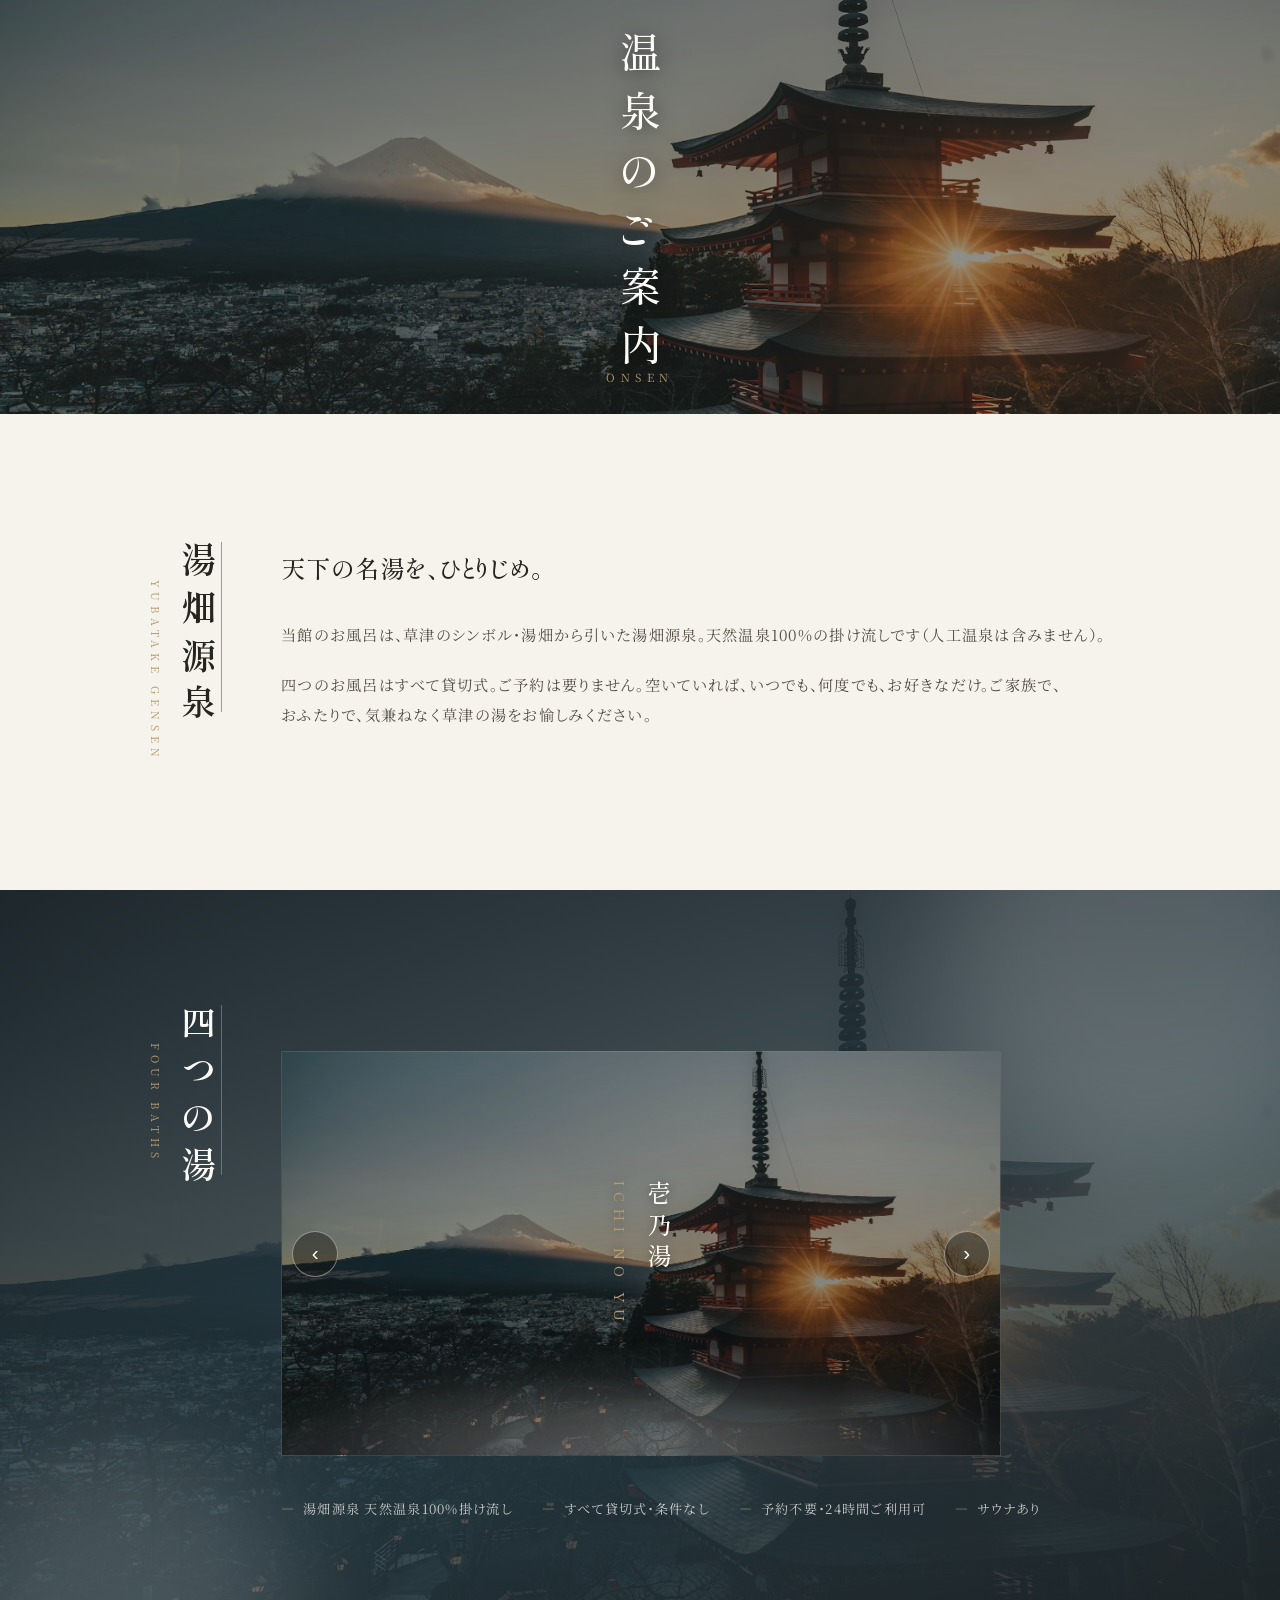
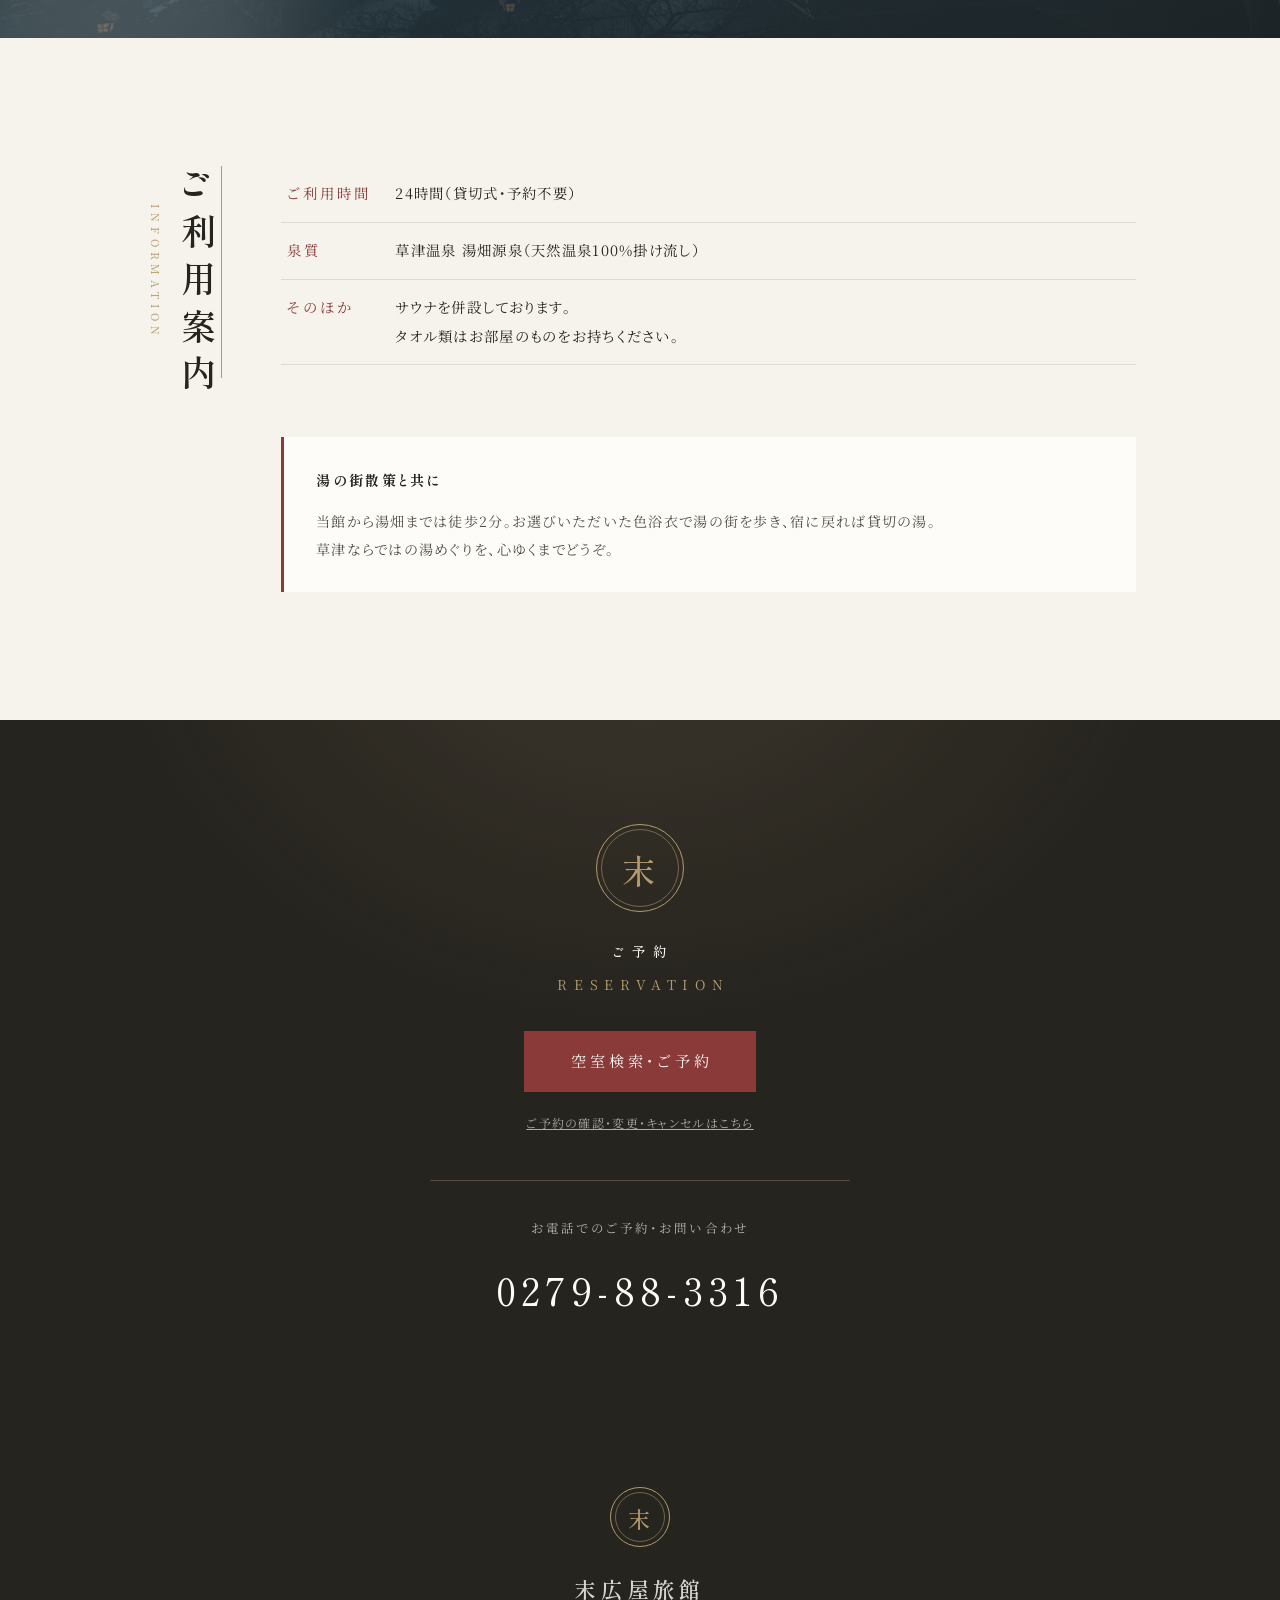
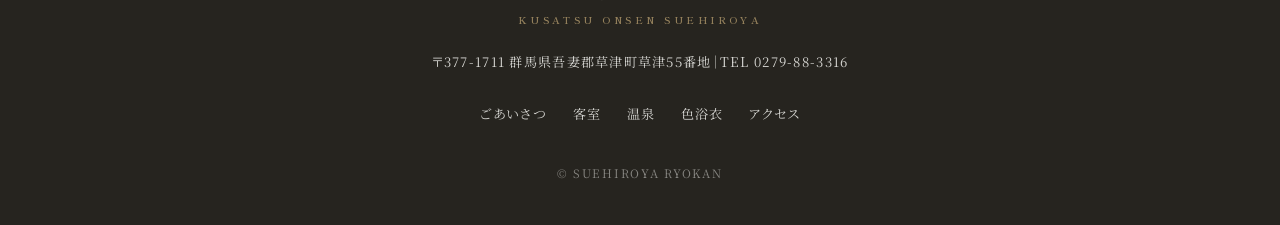
<file: onsen.html>
<!DOCTYPE html>
<html lang="ja">
<head>
  <meta charset="UTF-8">
  <meta name="viewport" content="width=device-width, initial-scale=1.0">
  <title>温泉のご案内｜草津温泉 末広屋旅館</title>
  <meta name="description" content="末広屋旅館の温泉のご案内。湯畑源泉・天然温泉100%掛け流しの貸切風呂が4つ。予約不要・24時間、何度でもご利用いただけます。">
  <link rel="preconnect" href="https://fonts.googleapis.com">
  <link rel="preconnect" href="https://fonts.gstatic.com" crossorigin>
  <link href="https://fonts.googleapis.com/css2?family=Shippori+Mincho:wght@500;600&family=Noto+Serif+JP:wght@400;500&display=swap" rel="stylesheet">
  <link rel="stylesheet" href="css/style.css?v=20260707-room-card-motion">
</head>
<body>

  <header class="site-header page-header">
    <a class="brand" href="index.html">
      末広屋旅館
      <small>KUSATSU ONSEN SUEHIROYA</small>
    </a>
    <nav class="global-nav">
      <ul>
        <li><a href="index.html#greeting">ごあいさつ</a></li>
        <li><a href="rooms.html">客室</a></li>
        <li><a href="onsen.html">温泉</a></li>
        <li><a href="index.html#yukata">色浴衣</a></li>
        <li><a href="index.html#access">アクセス</a></li>
      </ul>
    </nav>
    <div class="header-actions">
      <a class="btn-reserve" href="https://www.hpdsp.net/suehiroya/hw/hwp3100/hww3101.do?yadNo=393753" target="_blank" rel="noopener">ご予約</a>
      <button class="nav-toggle" aria-label="メニュー" aria-expanded="false">
        <span></span><span></span><span></span>
      </button>
    </div>
  </header>

  <section class="page-hero">
    <div class="page-hero-bg" style="background-image: url('images/onsen-hero.jpg');"></div>
    <h1>温泉のご案内</h1>
    <span class="en">ONSEN</span>
  </section>

  <section class="section">
    <div class="section-inner">
      <div class="sec-head reveal">
        <h2 class="sec-title">湯畑源泉</h2>
        <span class="sec-en">YUBATAKE GENSEN</span>
      </div>
      <div class="sec-body">
        <p class="lead reveal">天下の名湯を、ひとりじめ。</p>
        <p class="text reveal d1">当館のお風呂は、草津のシンボル・湯畑から引いた湯畑源泉。天然温泉100%の掛け流しです（人工温泉は含みません）。</p>
        <p class="text reveal d2">四つのお風呂はすべて貸切式。ご予約は要りません。空いていれば、いつでも、何度でも、お好きなだけ。ご家族で、おふたりで、気兼ねなく草津の湯をお愉しみください。</p>
      </div>
    </div>
  </section>

  <div class="onsen-feature">
    <section class="section">
      <div class="section-inner">
        <div class="sec-head reveal">
          <h2 class="sec-title">四つの湯</h2>
          <span class="sec-en">FOUR BATHS</span>
        </div>
        <div class="sec-body">
          <div class="bath-cards">
            <div class="bath-card reveal">
              <p class="bath-name">壱乃湯<small>ICHI NO YU</small></p>
            </div>
            <div class="bath-card reveal d1">
              <p class="bath-name">弐乃湯<small>NI NO YU</small></p>
            </div>
            <div class="bath-card reveal d2">
              <p class="bath-name">天満月乃湯<small>AMAMITSUKI NO YU</small></p>
            </div>
            <div class="bath-card reveal d3">
              <p class="bath-name">美月乃湯<small>MIZUKI NO YU</small></p>
            </div>
          </div>
          <ul class="onsen-notes reveal d2">
            <li>湯畑源泉 天然温泉100%掛け流し</li>
            <li>すべて貸切式・条件なし</li>
            <li>予約不要・24時間ご利用可</li>
            <li>サウナあり</li>
          </ul>
        </div>
      </div>
    </section>
  </div>

  <section class="section">
    <div class="section-inner">
      <div class="sec-head reveal">
        <h2 class="sec-title">ご利用案内</h2>
        <span class="sec-en">INFORMATION</span>
      </div>
      <div class="sec-body">
        <table class="info-table reveal d1">
          <tr><th>ご利用時間</th><td>24時間（貸切式・予約不要）</td></tr>
          <tr><th>泉質</th><td>草津温泉 湯畑源泉（天然温泉100%掛け流し）</td></tr>
          <tr><th>そのほか</th><td>サウナを併設しております。<br>タオル類はお部屋のものをお持ちください。</td></tr>
        </table>
        <div class="notice-box reveal d2">
          <h4>湯の街散策と共に</h4>
          <p>当館から湯畑までは徒歩2分。お選びいただいた色浴衣で湯の街を歩き、宿に戻れば貸切の湯。<br>草津ならではの湯めぐりを、心ゆくまでどうぞ。</p>
        </div>
      </div>
    </div>
  </section>

  <div class="cta-band reveal">
    <div class="crest"><span>末</span></div>
    <p class="cta-title">ご予約</p>
    <p class="cta-sub">RESERVATION</p>
    <a class="btn-reserve" href="https://www.hpdsp.net/suehiroya/hw/hwp3100/hww3101.do?yadNo=393753" target="_blank" rel="noopener">空室検索・ご予約</a>
    <p class="reserve-note">
      <a href="https://www.hpdsp.net/suehiroya/hw/hwp9000/hww9001Init.do?yadNo=393753" target="_blank" rel="noopener" style="text-decoration: underline;">ご予約の確認・変更・キャンセルはこちら</a>
    </p>
    <div class="cta-tel">
      <p class="tel-label">お電話でのご予約・お問い合わせ</p>
      <a class="tel" href="tel:0279-88-3316">0279-88-3316</a>
    </div>
  </div>

  <footer class="site-footer">
    <div class="crest crest-sm"><span>末</span></div>
    <p class="brand">末広屋旅館<small>KUSATSU ONSEN SUEHIROYA</small></p>
    <p>〒377-1711 群馬県吾妻郡草津町草津55番地｜TEL 0279-88-3316</p>
    <ul class="footer-nav">
      <li><a href="index.html#greeting">ごあいさつ</a></li>
      <li><a href="rooms.html">客室</a></li>
      <li><a href="onsen.html">温泉</a></li>
      <li><a href="index.html#yukata">色浴衣</a></li>
      <li><a href="index.html#access">アクセス</a></li>
    </ul>
    <p class="copyright">&copy; SUEHIROYA RYOKAN</p>
  </footer>

  <script src="js/main.js?v=20260707-room-card-motion"></script>
</body>
</html>
</file>
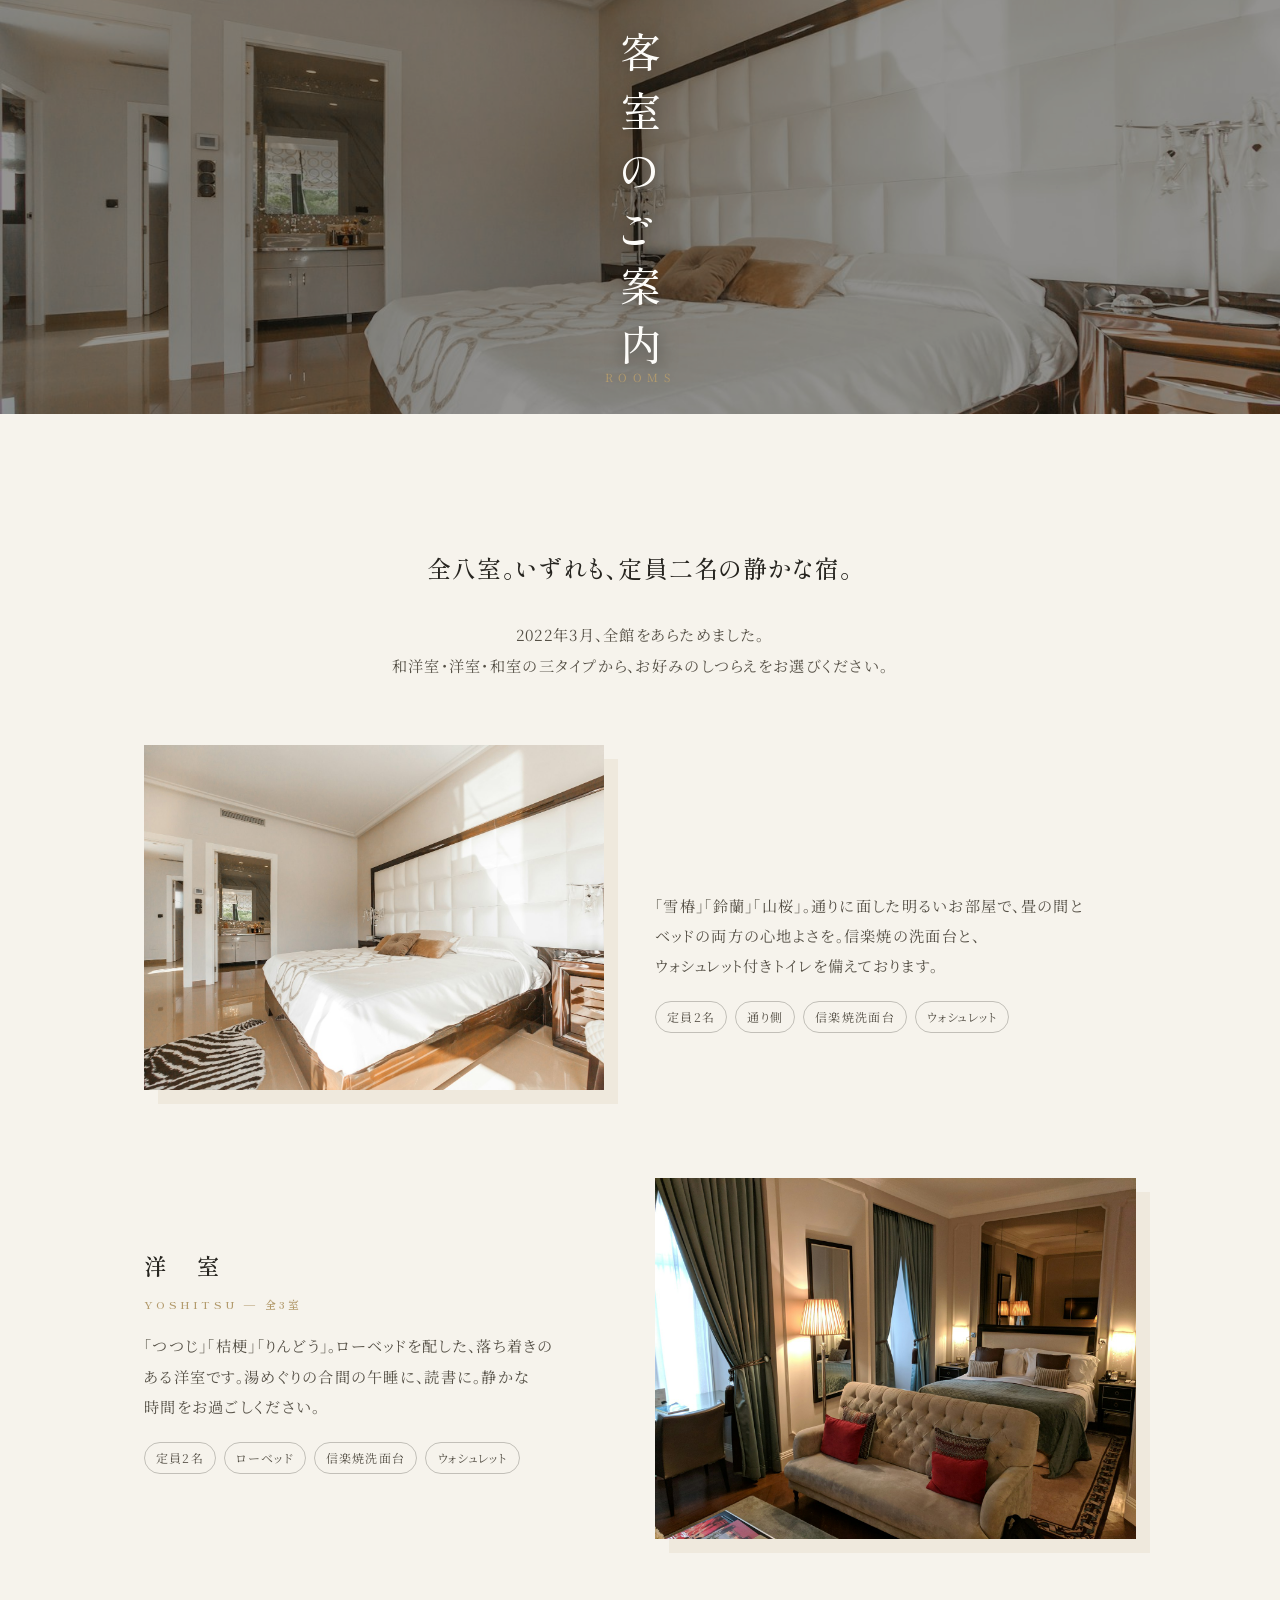
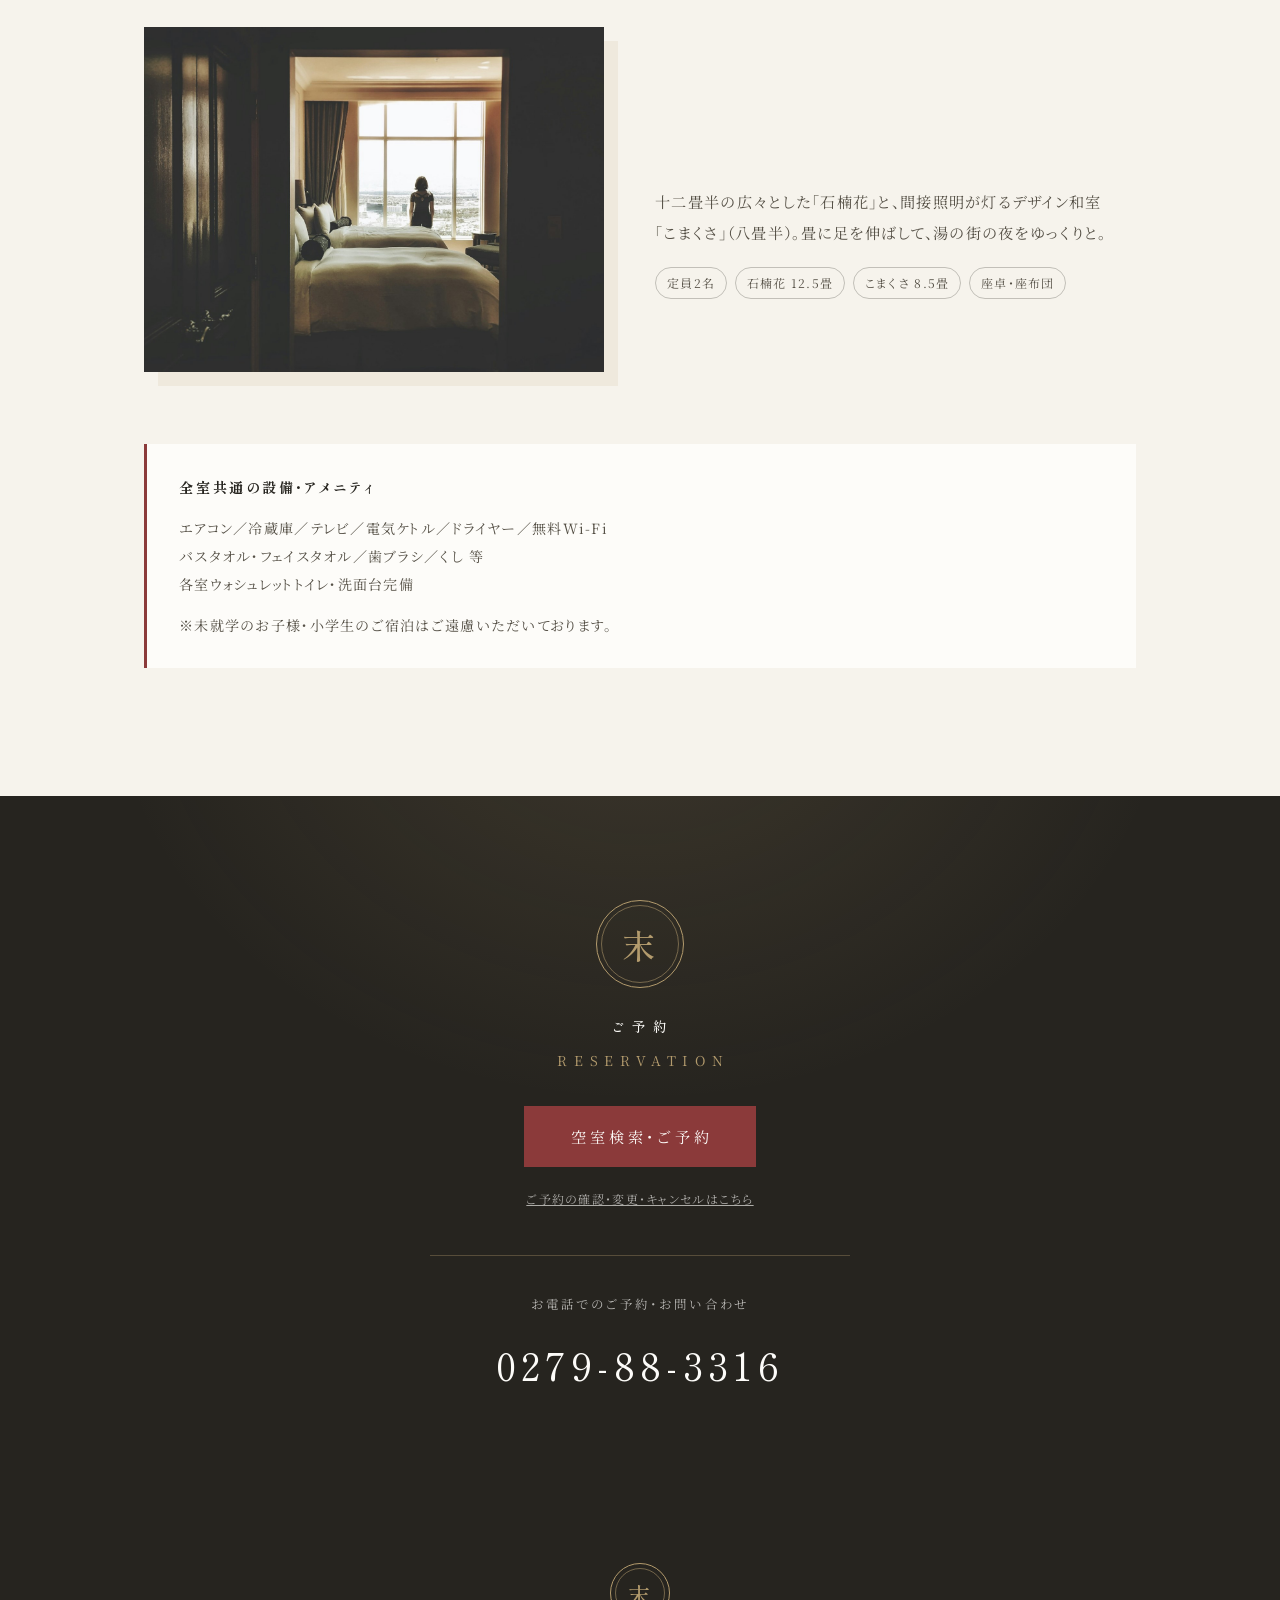
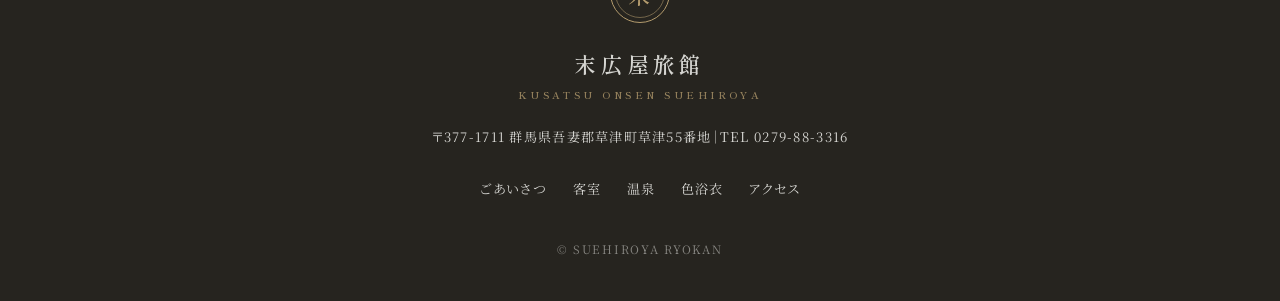
<file: rooms.html>
<!DOCTYPE html>
<html lang="ja">
<head>
  <meta charset="UTF-8">
  <meta name="viewport" content="width=device-width, initial-scale=1.0">
  <title>客室のご案内｜草津温泉 末広屋旅館</title>
  <meta name="description" content="末広屋旅館の客室のご案内。和洋室・洋室・和室の全8室、いずれも定員2名。2022年3月全館リニューアル。">
  <link rel="preconnect" href="https://fonts.googleapis.com">
  <link rel="preconnect" href="https://fonts.gstatic.com" crossorigin>
  <link href="https://fonts.googleapis.com/css2?family=Shippori+Mincho:wght@500;600&family=Noto+Serif+JP:wght@400;500&display=swap" rel="stylesheet">
  <link rel="stylesheet" href="css/style.css?v=20260707-room-card-motion">
</head>
<body>

  <header class="site-header page-header">
    <a class="brand" href="index.html">
      末広屋旅館
      <small>KUSATSU ONSEN SUEHIROYA</small>
    </a>
    <nav class="global-nav">
      <ul>
        <li><a href="index.html#greeting">ごあいさつ</a></li>
        <li><a href="rooms.html">客室</a></li>
        <li><a href="onsen.html">温泉</a></li>
        <li><a href="index.html#yukata">色浴衣</a></li>
        <li><a href="index.html#access">アクセス</a></li>
      </ul>
    </nav>
    <div class="header-actions">
      <a class="btn-reserve" href="https://www.hpdsp.net/suehiroya/hw/hwp3100/hww3101.do?yadNo=393753" target="_blank" rel="noopener">ご予約</a>
      <button class="nav-toggle" aria-label="メニュー" aria-expanded="false">
        <span></span><span></span><span></span>
      </button>
    </div>
  </header>

  <section class="page-hero">
    <div class="page-hero-bg" style="background-image: url('images/room-1.jpg');"></div>
    <h1>客室のご案内</h1>
    <span class="en">ROOMS</span>
  </section>

  <section class="section">
    <p class="lead reveal" style="text-align:center;">全八室。いずれも、定員二名の静かな宿。</p>
    <p class="text reveal d1" style="text-align:center; margin-bottom: 4rem;">2022年3月、全館をあらためました。<br>和洋室・洋室・和室の三タイプから、お好みのしつらえをお選びください。</p>

    <!-- 和洋室 -->
    <div class="room-detail">
      <figure class="room-detail-photo reveal">
        <img src="images/room-1.jpg" alt="和洋室（仮画像）">
      </figure>
      <div>
        <h3 class="reveal">和洋室<small>WAYOSHITSU ― 全3室</small></h3>
        <p class="text reveal d1">「雪椿」「鈴蘭」「山桜」。通りに面した明るいお部屋で、畳の間とベッドの両方の心地よさを。信楽焼の洗面台と、ウォシュレット付きトイレを備えております。</p>
        <ul class="tag-list reveal d2">
          <li>定員2名</li><li>通り側</li><li>信楽焼洗面台</li><li>ウォシュレット</li>
        </ul>
      </div>
    </div>

    <!-- 洋室 -->
    <div class="room-detail">
      <figure class="room-detail-photo reveal">
        <img src="images/room-2.jpg" alt="洋室（仮画像）">
      </figure>
      <div>
        <h3 class="reveal">洋　室<small>YOSHITSU ― 全3室</small></h3>
        <p class="text reveal d1">「つつじ」「桔梗」「りんどう」。ローベッドを配した、落ち着きのある洋室です。湯めぐりの合間の午睡に、読書に。静かな時間をお過ごしください。</p>
        <ul class="tag-list reveal d2">
          <li>定員2名</li><li>ローベッド</li><li>信楽焼洗面台</li><li>ウォシュレット</li>
        </ul>
      </div>
    </div>

    <!-- 和室 -->
    <div class="room-detail">
      <figure class="room-detail-photo reveal">
        <img src="images/room-3.jpg" alt="和室（仮画像）">
      </figure>
      <div>
        <h3 class="reveal">和　室<small>WASHITSU ― 全2室</small></h3>
        <p class="text reveal d1">十二畳半の広々とした「石楠花」と、間接照明が灯るデザイン和室「こまくさ」（八畳半）。畳に足を伸ばして、湯の街の夜をゆっくりと。</p>
        <ul class="tag-list reveal d2">
          <li>定員2名</li><li>石楠花 12.5畳</li><li>こまくさ 8.5畳</li><li>座卓・座布団</li>
        </ul>
      </div>
    </div>

    <!-- 共通設備 -->
    <div class="notice-box reveal">
      <h4>全室共通の設備・アメニティ</h4>
      <p>エアコン／冷蔵庫／テレビ／電気ケトル／ドライヤー／無料Wi-Fi<br>
      バスタオル・フェイスタオル／歯ブラシ／くし 等<br>
      各室ウォシュレットトイレ・洗面台完備</p>
      <p style="margin-top: 0.8rem;">※未就学のお子様・小学生のご宿泊はご遠慮いただいております。</p>
    </div>
  </section>

  <div class="cta-band reveal">
    <div class="crest"><span>末</span></div>
    <p class="cta-title">ご予約</p>
    <p class="cta-sub">RESERVATION</p>
    <a class="btn-reserve" href="https://www.hpdsp.net/suehiroya/hw/hwp3100/hww3101.do?yadNo=393753" target="_blank" rel="noopener">空室検索・ご予約</a>
    <p class="reserve-note">
      <a href="https://www.hpdsp.net/suehiroya/hw/hwp9000/hww9001Init.do?yadNo=393753" target="_blank" rel="noopener" style="text-decoration: underline;">ご予約の確認・変更・キャンセルはこちら</a>
    </p>
    <div class="cta-tel">
      <p class="tel-label">お電話でのご予約・お問い合わせ</p>
      <a class="tel" href="tel:0279-88-3316">0279-88-3316</a>
    </div>
  </div>

  <footer class="site-footer">
    <div class="crest crest-sm"><span>末</span></div>
    <p class="brand">末広屋旅館<small>KUSATSU ONSEN SUEHIROYA</small></p>
    <p>〒377-1711 群馬県吾妻郡草津町草津55番地｜TEL 0279-88-3316</p>
    <ul class="footer-nav">
      <li><a href="index.html#greeting">ごあいさつ</a></li>
      <li><a href="rooms.html">客室</a></li>
      <li><a href="onsen.html">温泉</a></li>
      <li><a href="index.html#yukata">色浴衣</a></li>
      <li><a href="index.html#access">アクセス</a></li>
    </ul>
    <p class="copyright">&copy; SUEHIROYA RYOKAN</p>
  </footer>

  <script src="js/main.js?v=20260707-room-card-motion"></script>
</body>
</html>
</file>
<file: css/style.css>
/* ============================================
   末広屋旅館 共通スタイル
   配色: 生成り × 墨 × 臙脂
   フォント: しっぽり明朝 / Noto Serif JP
   ============================================ */

:root {
  --bg: #f6f3ec;
  --bg-soft: #efe9dd;
  --ink: #26241f;
  --ink-soft: #555046;
  --accent: #8b3a3a;      /* 臙脂 */
  --gold: #b39b6d;
  --white: #fdfcf9;
  --font-head: "Shippori Mincho", serif;
  --font-body: "Noto Serif JP", serif;
}

* { margin: 0; padding: 0; box-sizing: border-box; }

html { scroll-behavior: smooth; }

body {
  font-family: var(--font-body);
  background: var(--bg);
  color: var(--ink);
  line-height: 2;
  letter-spacing: 0.08em;
  line-break: strict;
  word-break: normal;
  word-break: auto-phrase;
  overflow-wrap: break-word;
  font-feature-settings: "palt";
  -webkit-font-smoothing: antialiased;
}

img { max-width: 100%; display: block; }

a { color: inherit; text-decoration: none; }

/* ---------------- ヘッダー ---------------- */

.site-header {
  position: fixed;
  top: 0; left: 0; right: 0;
  z-index: 100;
  display: flex;
  align-items: center;
  justify-content: space-between;
  padding: 1.2rem 2rem;
  transition: background 0.5s ease, box-shadow 0.5s ease, padding 0.5s ease,
              opacity 0.35s ease, visibility 0.35s ease;
  color: var(--white);
}

.site-header.scrolled {
  background: rgba(246, 243, 236, 0.96);
  box-shadow: 0 1px 12px rgba(38, 36, 31, 0.08);
  padding: 0.7rem 2rem;
  color: var(--ink);
}

.page-header:not(.scrolled) {
  opacity: 0;
  visibility: hidden;
  pointer-events: none;
}

@media (min-width: 861px) {
  .site-header:not(.scrolled) .global-nav,
  .site-header:not(.scrolled) .header-actions {
    opacity: 0;
    visibility: hidden;
    pointer-events: none;
  }
}

.brand {
  font-family: var(--font-head);
  font-size: 1.35rem;
  font-weight: 600;
  letter-spacing: 0.2em;
  white-space: nowrap;
}

.brand small {
  display: block;
  font-size: 0.62rem;
  letter-spacing: 0.35em;
  opacity: 0.8;
  white-space: nowrap;
}

.global-nav ul {
  display: flex;
  gap: 2rem;
  list-style: none;
}

.global-nav a {
  font-size: 0.9rem;
  letter-spacing: 0.18em;
  position: relative;
  padding-bottom: 4px;
  white-space: nowrap;
}

.global-nav a::after {
  content: "";
  position: absolute;
  left: 0; bottom: 0;
  width: 100%;
  height: 1px;
  background: currentColor;
  transform: scaleX(0);
  transform-origin: right;
  transition: transform 0.4s ease;
}

.global-nav a:hover::after {
  transform: scaleX(1);
  transform-origin: left;
}

/* 予約ボタン */
.btn-reserve {
  display: inline-block;
  background: var(--accent);
  color: var(--white) !important;
  font-size: 0.85rem;
  letter-spacing: 0.25em;
  padding: 0.65em 1.6em 0.65em 1.85em;
  border: 1px solid var(--accent);
  transition: background 0.4s ease, color 0.4s ease;
  white-space: nowrap;
}

.btn-reserve:hover {
  background: transparent;
  color: var(--accent) !important;
}

.site-header .btn-reserve {
  transition: background 0.4s ease, color 0.4s ease,
              opacity 0.5s ease, visibility 0.5s;
}

/* ヒーロー表示中（スクロール前）は予約ボタンを隠す */
.site-header:not(.scrolled) .btn-reserve {
  opacity: 0;
  visibility: hidden;
  pointer-events: none;
}

.cta-band .btn-reserve {
  background: var(--accent);
  border-color: var(--accent);
  font-size: 0.95rem;
  padding: 0.95em 2.8em 0.95em 3.05em;
  margin-top: 2rem;
}

.cta-band .btn-reserve:hover {
  background: transparent;
  border-color: var(--gold);
  color: var(--gold) !important;
}

.cta-band .reserve-note {
  font-size: 0.75rem;
  opacity: 0.7;
  margin-top: 1.2rem;
}

.cta-band .reserve-note a:hover { color: var(--gold); }

.header-actions {
  display: flex;
  align-items: center;
  gap: 0.9rem;
  position: relative;
  z-index: 110; /* モバイルナビの overlay より前面に */
}

.nav-toggle {
  display: none;
  background: none;
  border: none;
  cursor: pointer;
  width: 40px;
  height: 40px;
  position: relative;
  z-index: 110;
}

.nav-toggle span {
  display: block;
  width: 24px;
  height: 1px;
  background: currentColor;
  margin: 7px auto;
  transition: transform 0.35s ease, opacity 0.35s ease;
}

/* ---------------- ヒーロー ---------------- */

.hero {
  position: relative;
  height: 100svh;
  min-height: 560px;
  overflow: hidden;
  display: grid;
  place-items: center;
}

.hero-bg {
  position: absolute;
  inset: 0;
  background-size: cover;
  background-position: center;
  animation: heroZoom 22s ease-out forwards;
}

@keyframes heroZoom {
  from { transform: scale(1.12); }
  to   { transform: scale(1); }
}

.hero::after {
  content: "";
  position: absolute;
  inset: 0;
  background: linear-gradient(
    180deg,
    rgba(20, 18, 14, 0.45) 0%,
    rgba(20, 18, 14, 0.15) 40%,
    rgba(20, 18, 14, 0.5) 100%
  );
}

.hero-copy {
  position: relative;
  z-index: 2;
  color: var(--white);
  display: flex;
  flex-direction: row-reverse;
  align-items: center;
  gap: 2.5rem;
}

/* 縦書きキャッチコピー */
.hero-catch {
  writing-mode: vertical-rl;
  font-family: var(--font-head);
  font-size: clamp(2rem, 5.2vw, 3.4rem);
  font-weight: 500;
  letter-spacing: 0.42em;
  line-height: 1.9;
  text-shadow: 0 2px 24px rgba(0, 0, 0, 0.45);
  overflow-wrap: normal;
}

/* 2行構成: 2行目は一段下げて段違いに */
.hero-catch .line { display: block; }

.hero-catch .line + .line {
  padding-inline-start: 2.6em;  /* 縦書きでは上からの字下げになる */
  margin-block-start: 0.55em;   /* 行（列）間の間隔 */
}

.hero-catch .char {
  opacity: 0;
  animation: charIn 1.1s cubic-bezier(0.23, 1, 0.32, 1) forwards;
}

@keyframes charIn {
  from { opacity: 0; transform: translateY(-0.35em); }
  to   { opacity: 1; transform: translateY(0); }
}

.hero-sub {
  writing-mode: vertical-rl;
  font-size: clamp(0.8rem, 1.6vw, 1rem);
  letter-spacing: 0.5em;
  opacity: 0;
  animation: fadeIn 1.6s ease 1.8s forwards;
  text-shadow: 0 1px 14px rgba(0, 0, 0, 0.5);
  overflow-wrap: normal;
}

@keyframes fadeIn { to { opacity: 1; } }

.hero-scroll {
  position: absolute;
  bottom: 2rem;
  left: 50%;
  z-index: 2;
  width: 1px;
  height: 5rem;
  opacity: 0;
  animation: fadeIn 1.5s ease 2.4s forwards;
}

.hero-scroll::after {
  content: "";
  position: absolute;
  inset: 0;
  background: rgba(253, 252, 249, 0.6);
  transform-origin: top;
  animation: scrollLine 2.2s ease-in-out infinite;
}

@keyframes scrollLine {
  0%   { transform: scaleY(0); transform-origin: top; }
  45%  { transform: scaleY(1); transform-origin: top; }
  55%  { transform: scaleY(1); transform-origin: bottom; }
  100% { transform: scaleY(0); transform-origin: bottom; }
}

/* ---------------- セクション共通 ---------------- */

.section {
  padding: clamp(4.5rem, 10vw, 8rem) clamp(1.4rem, 5vw, 4rem);
  max-width: 1120px;
  margin: 0 auto;
}

.section-inner {
  display: flex;
  gap: clamp(2rem, 5vw, 4.5rem);
  align-items: flex-start;
}

/* 縦書きセクション見出し */
.sec-head {
  flex-shrink: 0;
  display: flex;
  flex-direction: row-reverse;
  gap: 1rem;
  align-items: flex-start;
}

.sec-title {
  position: relative;
  writing-mode: vertical-rl;
  font-family: var(--font-head);
  font-size: clamp(1.7rem, 3vw, 2.2rem);
  font-weight: 600;
  letter-spacing: 0.35em;
  line-height: 1;
  color: var(--ink);
}

.sec-title::before {
  content: "";
  position: absolute;
  top: 0;
  left: calc(100% + 1mm);
  width: 1px;
  height: 90%;
  background: var(--accent);
  opacity: 0.75;
  clip-path: inset(0 0 100% 0);
  transition: clip-path 1.15s cubic-bezier(0.23, 1, 0.32, 1) 0.6s;
}

.reveal.visible .sec-title::before {
  clip-path: inset(0 0 0 0);
}

.sec-en {
  writing-mode: vertical-rl;
  font-size: 0.68rem;
  letter-spacing: 0.45em;
  color: var(--gold);
  padding-top: 3.5em;
}

.sec-body { flex: 1; min-width: 0; }

.lead {
  font-family: var(--font-head);
  font-size: clamp(1.15rem, 2.2vw, 1.5rem);
  font-weight: 500;
  line-height: 2.2;
  margin-bottom: 1.6rem;
  text-wrap: pretty;
}

.text {
  color: var(--ink-soft);
  font-size: 0.95rem;
  text-wrap: pretty;
}

.text + .text { margin-top: 1.2rem; }

/* ---------------- スクロールフェードイン ---------------- */

.reveal {
  opacity: 0;
  transform: translateY(36px);
  transition: opacity 1.1s cubic-bezier(0.23, 1, 0.32, 1),
              transform 1.1s cubic-bezier(0.23, 1, 0.32, 1);
}

.reveal.visible {
  opacity: 1;
  transform: translateY(0);
}

.reveal.d1 { transition-delay: 0.15s; }
.reveal.d2 { transition-delay: 0.3s; }
.reveal.d3 { transition-delay: 0.45s; }

/* ---------------- ごあいさつ ---------------- */

.greeting-grid {
  display: grid;
  grid-template-columns: 1fr minmax(240px, 360px);
  gap: clamp(2rem, 4vw, 3.5rem);
  align-items: center;
}

.greeting-photo img {
  aspect-ratio: 3 / 4;
  object-fit: cover;
  box-shadow: 14px 14px 0 var(--bg-soft);
}

/* ---------------- 客室カード ---------------- */

.room-cards {
  display: grid;
  grid-template-columns: repeat(3, 1fr);
  gap: clamp(1.2rem, 3vw, 2rem);
  margin-top: 2.5rem;
}

.room-card {
  background: var(--white);
  box-shadow: 0 2px 20px rgba(38, 36, 31, 0.07);
  transition: transform 0.5s ease, box-shadow 0.5s ease;
}

.room-card:hover {
  transform: translateY(-6px);
  box-shadow: 0 10px 32px rgba(38, 36, 31, 0.13);
}

.room-card.reveal {
  transform: none;
  transition: opacity 1.1s cubic-bezier(0.23, 1, 0.32, 1),
              transform 0.5s ease,
              box-shadow 0.5s ease;
}

.room-card.reveal.visible {
  transform: none;
}

.room-card.reveal.visible:hover {
  transform: translateY(-6px);
}

.room-card img {
  aspect-ratio: 4 / 3;
  object-fit: cover;
  width: 100%;
}

.room-card-body { padding: 1.4rem 1.5rem 1.7rem; }

.room-card h3 {
  font-family: var(--font-head);
  font-size: 1.12rem;
  font-weight: 600;
  letter-spacing: 0.15em;
  margin-bottom: 0.5rem;
}

.room-card h3 small {
  display: block;
  font-size: 0.7rem;
  color: var(--gold);
  letter-spacing: 0.3em;
  margin-top: 0.25rem;
  white-space: nowrap;
}

.room-card p { font-size: 0.85rem; color: var(--ink-soft); line-height: 1.9; }

/* ---------------- 温泉セクション ---------------- */

.onsen-feature {
  position: relative;
  background:
    linear-gradient(160deg, rgba(25, 31, 35, 0.86) 0%, rgba(38, 57, 66, 0.78) 62%, rgba(29, 36, 39, 0.9) 100%),
    url("../images/onsen-hero.jpg") center / cover no-repeat;
  color: var(--white);
  padding: clamp(4.5rem, 9vw, 7.5rem) clamp(1.4rem, 5vw, 4rem);
  overflow: hidden;
}

.onsen-feature::before,
.onsen-feature::after {
  content: "";
  position: absolute;
  border-radius: 50%;
  filter: blur(60px);
  opacity: 0.16;
  background: #fdfcf9;
  pointer-events: none;
}

.onsen-feature::before { width: 420px; height: 420px; top: -140px; right: -80px; }
.onsen-feature::after  { width: 360px; height: 360px; bottom: -160px; left: -60px; }

.onsen-feature .section { padding-top: 0; padding-bottom: 0; }

.onsen-feature .sec-title,
.onsen-feature .lead { color: var(--white); }

.onsen-feature .sec-title::before { background: var(--gold); }

.onsen-feature .text { color: rgba(253, 252, 249, 0.78); }

/* 貸切風呂カード（写真差し替え前のデザイン表現） */
.bath-slider {
  margin-top: 2.8rem;
  width: min(100%, 720px);
  position: relative;
}

.bath-cards {
  display: flex;
  gap: clamp(1rem, 2.5vw, 1.6rem);
  width: 100%;
  overflow: hidden;
  padding: 0.1rem 0;
}

.bath-card {
  position: relative;
  flex: 0 0 100%;
  aspect-ratio: 16 / 9;
  display: grid;
  place-items: center;
  background:
    radial-gradient(ellipse 90% 40% at 50% 108%, rgba(253, 252, 249, 0.22), transparent 70%),
    linear-gradient(175deg, rgba(20, 18, 14, 0.28) 0%, rgba(0, 0, 0, 0.58) 100%),
    url("../images/onsen-hero.jpg") center / cover no-repeat;
  border: 1px solid rgba(253, 252, 249, 0.18);
  overflow: hidden;
  transition: transform 1.25s cubic-bezier(0.33, 1, 0.68, 1);
}

.bath-card:nth-child(1) {
  background-position: center, center, 42% 50%;
}

.bath-card:nth-child(2) {
  background-position: center, center, 56% 50%;
}

.bath-card:nth-child(3) {
  background-position: center, center, 68% 50%;
}

.bath-card:nth-child(4) {
  background-position: center, center, 34% 50%;
}

.bath-controls {
  position: absolute;
  inset: 50% 0 auto;
  transform: translateY(-50%);
  display: flex;
  justify-content: space-between;
  align-items: center;
  padding: 0 0.7rem;
  pointer-events: none;
  z-index: 2;
}

.bath-control {
  width: 46px;
  height: 46px;
  border: 1px solid rgba(253, 252, 249, 0.42);
  border-radius: 50%;
  background: rgba(20, 18, 14, 0.42);
  color: var(--white);
  font-size: 1.3rem;
  line-height: 1;
  display: grid;
  place-items: center;
  cursor: pointer;
  pointer-events: auto;
  -webkit-tap-highlight-color: transparent;
  transition: background 0.3s ease, border-color 0.3s ease, color 0.3s ease;
}

.bath-control:hover,
.bath-control:focus-visible {
  background: rgba(253, 252, 249, 0.92);
  border-color: rgba(253, 252, 249, 0.92);
  color: var(--ink);
  outline: none;
}

.bath-card::before {
  content: "";
  position: absolute;
  width: 130%;
  height: 46%;
  bottom: -18%;
  left: -15%;
  background: radial-gradient(ellipse at center, rgba(253, 252, 249, 0.2), transparent 65%);
  filter: blur(14px);
  animation: steam 7s ease-in-out infinite alternate;
}

@keyframes steam {
  from { transform: translateY(0) scaleX(1); opacity: 0.55; }
  to   { transform: translateY(-46%) scaleX(1.25); opacity: 0; }
}

.bath-name {
  writing-mode: vertical-rl;
  font-family: var(--font-head);
  font-size: clamp(1.15rem, 2vw, 1.5rem);
  font-weight: 500;
  letter-spacing: 0.32em;
  color: var(--white);
  text-shadow: 0 1px 10px rgba(0, 0, 0, 0.4);
  overflow-wrap: normal;
}

.bath-name small {
  display: block;
  font-size: 0.6em;
  color: var(--gold);
  letter-spacing: 0.4em;
  margin-left: 0.4em;
}

.onsen-notes {
  margin-top: 2.4rem;
  display: flex;
  flex-wrap: wrap;
  gap: 0.7rem 1.8rem;
  font-size: 0.82rem;
  color: rgba(253, 252, 249, 0.75);
  list-style: none;
}

.onsen-notes li::before {
  content: "―";
  color: var(--gold);
  margin-right: 0.6em;
}

/* ---------------- 色浴衣 ---------------- */

.yukata-grid {
  display: grid;
  grid-template-columns: minmax(240px, 420px) 1fr;
  gap: clamp(2rem, 4vw, 3.5rem);
  align-items: center;
}

.yukata-photo img {
  aspect-ratio: 4 / 3;
  object-fit: cover;
  box-shadow: -14px 14px 0 var(--bg-soft);
}

/* ---------------- アクセス ---------------- */

.access-grid {
  display: grid;
  grid-template-columns: 1fr 1fr;
  gap: clamp(2rem, 4vw, 3rem);
  margin-top: 2.4rem;
}

.access-map iframe {
  width: 100%;
  height: 100%;
  min-height: 320px;
  border: 0;
  filter: grayscale(30%) sepia(8%);
}

.info-table {
  width: 100%;
  border-collapse: collapse;
  font-size: 0.9rem;
}

.info-table th,
.info-table td {
  text-align: left;
  padding: 0.85rem 0.4rem;
  border-bottom: 1px solid rgba(38, 36, 31, 0.12);
  vertical-align: top;
  font-weight: 400;
}

.info-table th {
  white-space: nowrap;
  width: 7.5em;
  color: var(--accent);
  letter-spacing: 0.2em;
}

.text-link {
  display: inline-block;
  margin-left: 0.8em;
  color: var(--accent);
  border-bottom: 1px solid currentColor;
  line-height: 1.6;
}

.video-thumb {
  display: block;
  position: relative;
  width: min(100%, 280px);
  margin-top: 0.85rem;
  overflow: hidden;
  background: var(--ink);
  color: var(--white);
  line-height: 1.5;
}

.video-thumb img {
  width: 100%;
  aspect-ratio: 16 / 9;
  object-fit: cover;
  opacity: 0.82;
}

.video-thumb span {
  position: absolute;
  left: 0.8rem;
  bottom: 0.65rem;
  right: 0.8rem;
  font-size: 0.78rem;
  letter-spacing: 0.12em;
  text-shadow: 0 1px 8px rgba(0, 0, 0, 0.65);
}

.video-thumb::after {
  content: "";
  position: absolute;
  top: 50%;
  left: 50%;
  width: 44px;
  height: 44px;
  border-radius: 50%;
  background: rgba(139, 58, 58, 0.92);
  transform: translate(-50%, -50%);
}

.video-thumb::before {
  content: "";
  position: absolute;
  top: 50%;
  left: calc(50% + 2px);
  z-index: 1;
  border-top: 9px solid transparent;
  border-bottom: 9px solid transparent;
  border-left: 14px solid var(--white);
  transform: translate(-50%, -50%);
}

/* ---------------- ページ下部 CTA / フッター ---------------- */

.cta-band {
  position: relative;
  background:
    radial-gradient(ellipse 60% 90% at 50% -20%, rgba(179, 155, 109, 0.16), transparent 70%),
    var(--ink);
  color: rgba(253, 252, 249, 0.9);
  text-align: center;
  padding: clamp(4rem, 9vw, 6.5rem) 1.5rem;
  overflow: hidden;
}

/* 丸紋ロゴ（正式ロゴ画像ができたら差し替え） */
.crest {
  width: 88px;
  height: 88px;
  margin: 0 auto 1.6rem;
  border: 1px solid var(--gold);
  border-radius: 50%;
  display: grid;
  place-items: center;
  position: relative;
}

.crest::before {
  content: "";
  position: absolute;
  inset: 4px;
  border: 1px solid rgba(179, 155, 109, 0.55);
  border-radius: 50%;
}

.crest span {
  font-family: var(--font-head);
  font-size: 2.1rem;
  font-weight: 500;
  color: var(--gold);
  line-height: 1;
  padding-top: 0.08em;
}

.crest-sm { width: 60px; height: 60px; margin-bottom: 1.2rem; }
.crest-sm span { font-size: 1.4rem; }

.cta-title {
  font-family: var(--font-head);
  font-size: clamp(1.5rem, 3vw, 1.9rem);
  font-weight: 500;
  letter-spacing: 0.5em;
  text-indent: 0.5em;
  color: var(--white);
}

.cta-sub {
  font-size: 0.65rem;
  letter-spacing: 0.5em;
  text-indent: 0.5em;
  color: var(--gold);
  margin-top: 0.4rem;
}

.cta-tel {
  max-width: 420px;
  margin: 2.8rem auto 0;
  padding-top: 2.2rem;
  border-top: 1px solid rgba(179, 155, 109, 0.35);
}

.cta-tel .tel-label {
  font-size: 0.78rem;
  letter-spacing: 0.25em;
  opacity: 0.75;
}

.cta-band .tel {
  font-family: var(--font-head);
  font-size: clamp(1.7rem, 4vw, 2.4rem);
  letter-spacing: 0.14em;
  margin-top: 0.6rem;
  display: inline-block;
  color: var(--white);
  transition: color 0.4s ease;
  white-space: nowrap;
}

.cta-band .tel:hover { color: var(--gold); }

.cta-band p { font-size: 0.85rem; }

.site-footer {
  background: var(--ink);
  color: rgba(253, 252, 249, 0.82);
  padding: 3.5rem 2rem 2.5rem;
  text-align: center;
  font-size: 0.82rem;
}

.site-footer .brand { margin-bottom: 1.2rem; }

.site-footer .brand small { color: var(--gold); }

.footer-nav {
  display: flex;
  justify-content: center;
  flex-wrap: wrap;
  gap: 1.6rem;
  list-style: none;
  margin: 1.6rem 0 2.2rem;
}

.footer-nav a:hover { color: var(--gold); }

.copyright { opacity: 0.55; font-size: 0.72rem; letter-spacing: 0.15em; }

/* ---------------- 下層ページ ---------------- */

.page-hero {
  position: relative;
  height: 46svh;
  min-height: 300px;
  overflow: hidden;
  display: grid;
  place-items: center;
  color: var(--white);
}

.page-hero-bg {
  position: absolute;
  inset: 0;
  background-size: cover;
  background-position: center;
}

.page-hero::after {
  content: "";
  position: absolute;
  inset: 0;
  background: rgba(20, 18, 14, 0.45);
}

.page-hero h1 {
  position: relative;
  z-index: 2;
  writing-mode: vertical-rl;
  font-family: var(--font-head);
  font-size: clamp(1.8rem, 4vw, 2.6rem);
  font-weight: 500;
  letter-spacing: 0.4em;
  text-shadow: 0 2px 18px rgba(0, 0, 0, 0.5);
}

.page-hero .en {
  position: absolute;
  z-index: 2;
  bottom: 1.6rem;
  font-size: 0.7rem;
  letter-spacing: 0.5em;
  color: var(--gold);
}

.room-detail {
  display: grid;
  grid-template-columns: minmax(240px, 460px) 1fr;
  gap: clamp(2rem, 4vw, 3.5rem);
  align-items: center;
}

.room-detail + .room-detail { margin-top: clamp(3.5rem, 7vw, 5.5rem); }

.room-detail:nth-of-type(even) .room-detail-photo { order: 2; }

.room-detail-photo img {
  aspect-ratio: 4 / 3;
  object-fit: cover;
  box-shadow: 14px 14px 0 var(--bg-soft);
}

.room-detail h3 {
  font-family: var(--font-head);
  font-size: 1.4rem;
  font-weight: 600;
  letter-spacing: 0.2em;
  margin-bottom: 1rem;
}

.room-detail h3 small {
  display: block;
  font-size: 0.68rem;
  color: var(--gold);
  letter-spacing: 0.3em;
  margin-top: 0.35rem;
  white-space: nowrap;
}

.tag-list {
  display: flex;
  flex-wrap: wrap;
  gap: 0.5rem;
  list-style: none;
  margin-top: 1.2rem;
}

.tag-list li {
  font-size: 0.75rem;
  border: 1px solid rgba(38, 36, 31, 0.25);
  padding: 0.25em 0.9em;
  border-radius: 999px;
  color: var(--ink-soft);
}

.notice-box {
  margin-top: clamp(3rem, 6vw, 4.5rem);
  background: var(--white);
  border-left: 3px solid var(--accent);
  padding: 1.8rem 2rem;
  font-size: 0.88rem;
  color: var(--ink-soft);
}

.notice-box h4 {
  font-family: var(--font-head);
  color: var(--ink);
  letter-spacing: 0.2em;
  margin-bottom: 0.8rem;
}

/* ---------------- レスポンシブ ---------------- */

@media (max-width: 860px) {
  .global-nav {
    position: fixed;
    inset: 0;
    background: rgba(38, 36, 31, 0.96);
    display: grid;
    place-items: center;
    opacity: 0;
    pointer-events: none;
    transition: opacity 0.45s ease;
  }

  .global-nav.open {
    opacity: 1;
    pointer-events: auto;
  }

  .global-nav ul {
    flex-direction: column;
    text-align: center;
    gap: 2.2rem;
  }

  .global-nav a {
    color: var(--white);
    font-size: 1.05rem;
    letter-spacing: 0.3em;
  }

  .nav-toggle { display: block; }

  .site-header .btn-reserve {
    font-size: 0.78rem;
    padding: 0.5em 1.1em 0.5em 1.35em;
  }

  body.nav-open .nav-toggle { color: var(--white); }
  body.nav-open .nav-toggle span:nth-child(1) { transform: translateY(8px) rotate(45deg); }
  body.nav-open .nav-toggle span:nth-child(2) { opacity: 0; }
  body.nav-open .nav-toggle span:nth-child(3) { transform: translateY(-8px) rotate(-45deg); }

  .section-inner { flex-direction: column; gap: 2rem; }

  .sec-head { flex-direction: row-reverse; align-self: flex-start; }

  #greeting .section-inner {
    display: grid;
    grid-template-columns: auto minmax(0, 1fr);
    gap: 2rem 1.5rem;
  }

  #greeting .sec-head {
    grid-column: 1;
    grid-row: 1;
  }

  #greeting .sec-body,
  #greeting .greeting-grid {
    display: contents;
  }

  #greeting .greeting-photo {
    grid-column: 2;
    grid-row: 1;
    align-self: start;
    justify-self: end;
    width: min(52vw, 240px);
  }

  #greeting .greeting-grid > div {
    grid-column: 1 / -1;
    grid-row: 2;
  }

  .greeting-grid,
  .yukata-grid,
  .access-grid,
  .room-detail { grid-template-columns: 1fr; }

  .room-detail:nth-of-type(even) .room-detail-photo { order: 0; }

  .yukata-photo { order: 0; }

  .room-cards { grid-template-columns: 1fr; }

  .bath-card { flex-basis: 100%; }
}

@media (max-width: 560px) {
  .bath-card { aspect-ratio: 4 / 3; }
}

@media (max-width: 480px) {
  body {
    letter-spacing: 0.04em;
  }

  .site-header {
    padding: 0.85rem 1rem;
  }

  .site-header.scrolled {
    padding: 0.55rem 1rem;
  }

  .brand {
    font-size: 1.05rem;
    letter-spacing: 0.12em;
  }

  .brand small {
    font-size: 0.54rem;
    letter-spacing: 0.16em;
  }

  .site-header .btn-reserve {
    font-size: 0.72rem;
    letter-spacing: 0.14em;
    padding: 0.45em 0.85em 0.45em 1em;
  }

  .hero {
    min-height: 520px;
  }

  .hero-copy {
    gap: 1.35rem;
  }

  .hero-catch {
    font-size: clamp(1.85rem, 9vw, 2.35rem);
    letter-spacing: 0.32em;
    line-height: 1.65;
  }

  .hero-catch .line + .line {
    padding-inline-start: 2.1em;
    margin-block-start: 0.35em;
  }

  .hero-sub {
    font-size: 0.78rem;
    letter-spacing: 0.32em;
  }

  .section {
    padding-inline: 1.15rem;
  }

  .lead {
    font-size: 1.12rem;
    line-height: 2.05;
  }

  .text {
    font-size: 0.9rem;
    line-height: 2;
  }

  .bath-controls {
    padding: 0 0.55rem;
  }

  .bath-control {
    width: 48px;
    height: 48px;
    background: rgba(20, 18, 14, 0.5);
  }

  .room-card h3,
  .room-detail h3 {
    letter-spacing: 0.12em;
  }

  .room-card h3 small,
  .room-detail h3 small {
    letter-spacing: 0.16em;
  }

  .info-table {
    font-size: 0.84rem;
  }

  .info-table th,
  .info-table td {
    display: block;
    width: 100%;
    padding: 0.45rem 0;
  }

  .info-table th {
    border-bottom: 0;
  }

  .cta-title,
  .cta-sub,
  .cta-tel .tel-label {
    letter-spacing: 0.18em;
    text-indent: 0.18em;
  }

  .cta-band .btn-reserve {
    letter-spacing: 0.14em;
    padding-inline: 1.45em;
  }

  .cta-band .tel {
    font-size: clamp(1.55rem, 8vw, 2rem);
    letter-spacing: 0.08em;
  }
}

@media (max-width: 360px) {
  .brand {
    font-size: 0.98rem;
  }

  .brand small {
    font-size: 0.5rem;
    letter-spacing: 0.1em;
  }

  .header-actions {
    gap: 0.35rem;
  }

  .site-header .btn-reserve {
    font-size: 0.68rem;
    padding-inline: 0.7em;
  }

  .nav-toggle {
    width: 34px;
  }
}
</file>
